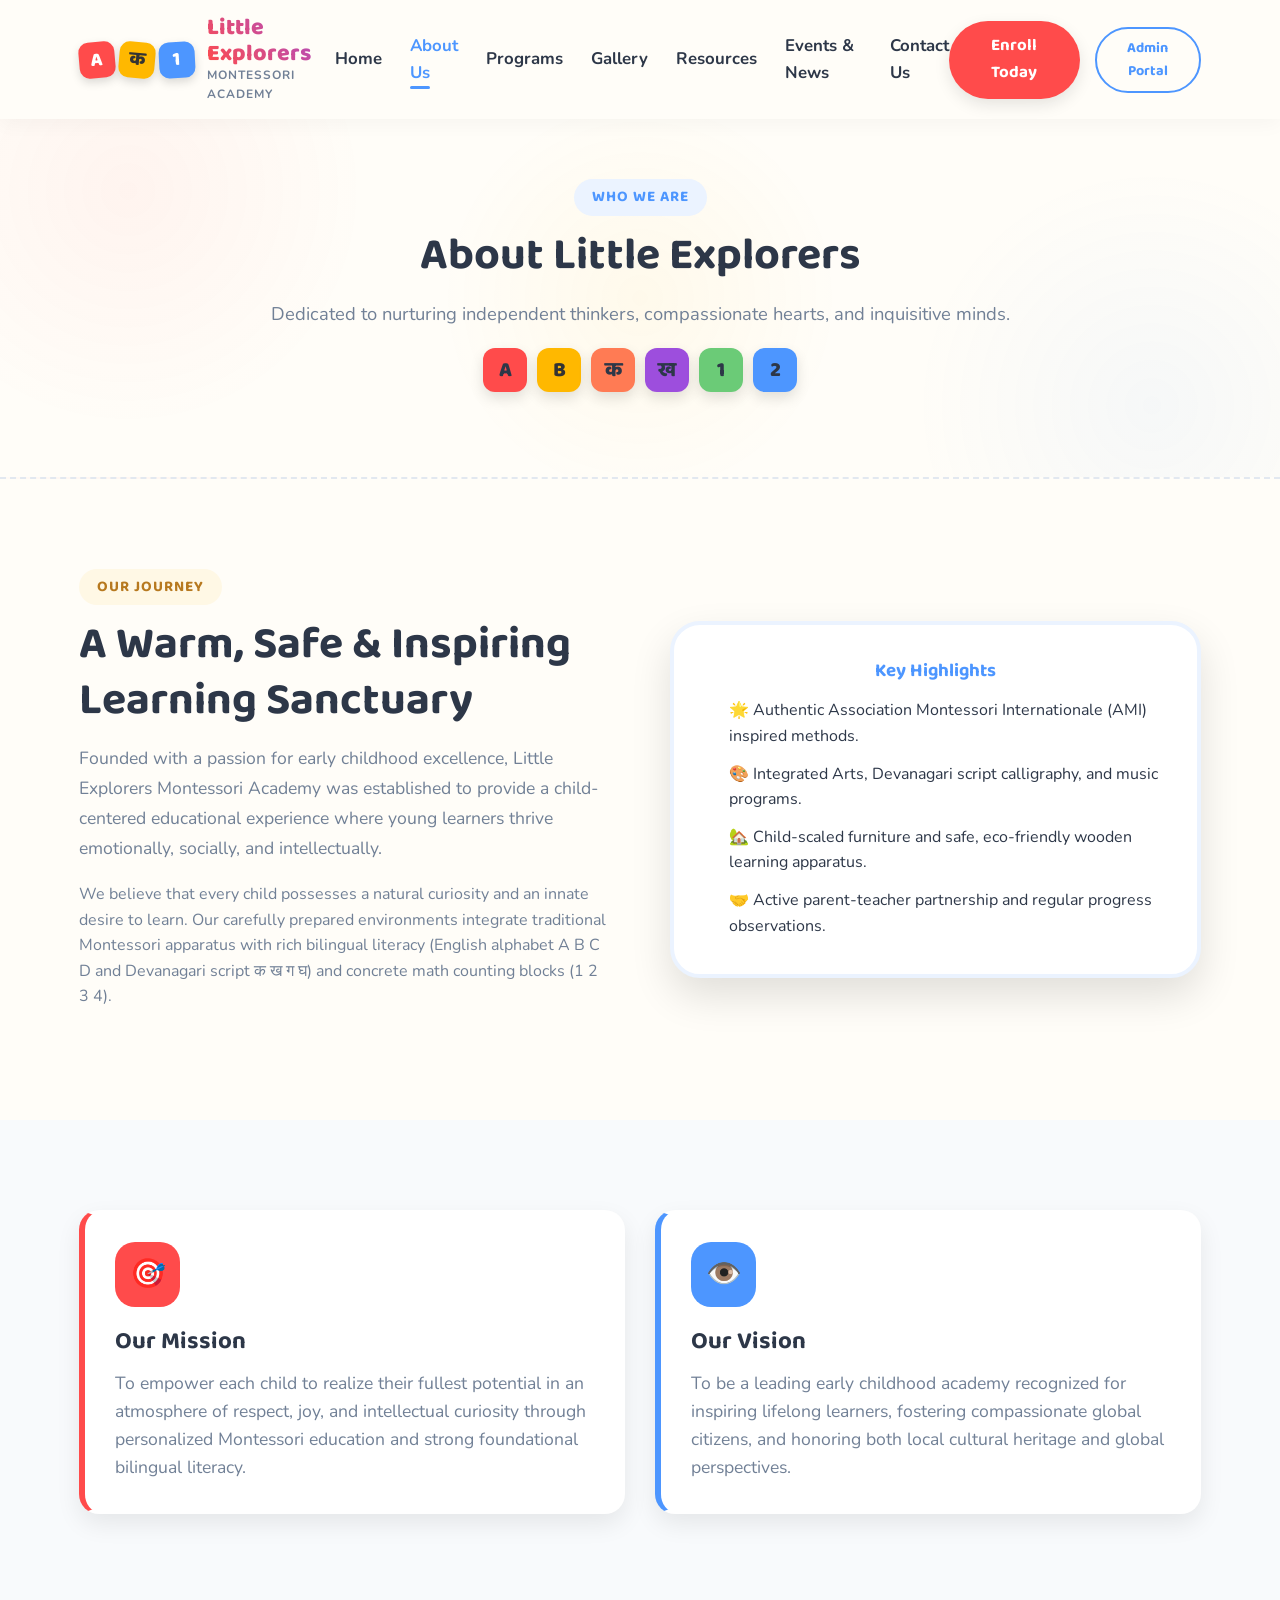
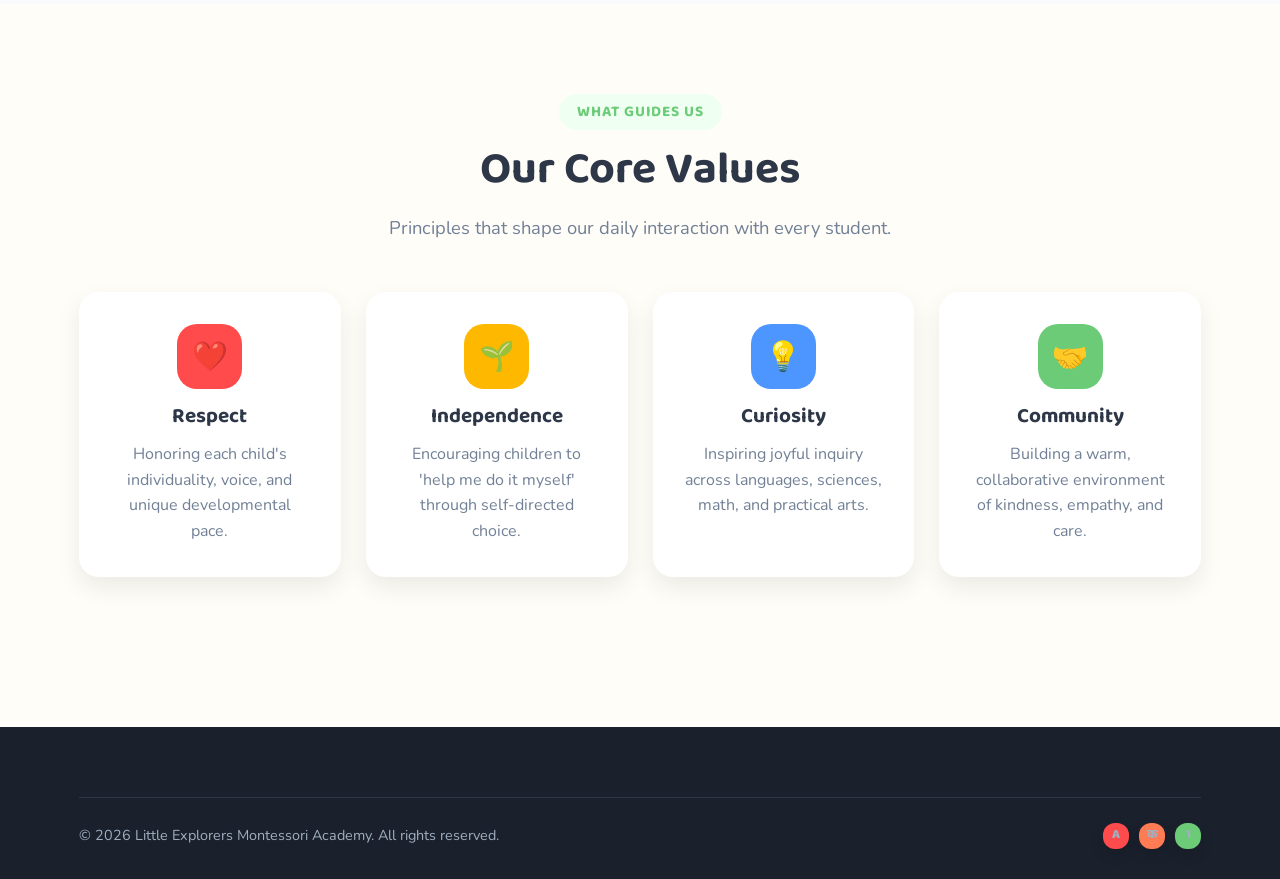
<file: client/about.html>
<!DOCTYPE html>
<html lang="en">
<head>
  <meta charset="UTF-8">
  <meta name="viewport" content="width=device-width, initial-scale=1.0">
  <title>About Us | Little Explorers Montessori Academy</title>
  <meta name="description" content="Learn about our mission, vision, Montessori teaching philosophy, and core values.">
  <link rel="stylesheet" href="css/style.css">
  <link rel="stylesheet" href="css/responsive.css">
</head>
<body>

  <!-- Navigation Bar -->
  <nav class="navbar">
    <div class="container">
      <a href="index.html" class="brand-logo">
        <div class="logo-badge">
          <div class="logo-block bg-red">A</div>
          <div class="logo-block bg-yellow">क</div>
          <div class="logo-block bg-blue">1</div>
        </div>
        <div class="brand-text">
          <span class="brand-name">Little Explorers</span>
          <span class="brand-sub">Montessori Academy</span>
        </div>
      </a>

      <ul class="nav-links" id="nav-links">
        <li><a href="index.html" class="nav-link">Home</a></li>
        <li><a href="about.html" class="nav-link active">About Us</a></li>
        <li><a href="programs.html" class="nav-link">Programs</a></li>
        <li><a href="gallery.html" class="nav-link">Gallery</a></li>
        <li><a href="resources.html" class="nav-link">Resources</a></li>
        <li><a href="events.html" class="nav-link">Events & News</a></li>
        <li><a href="contact.html" class="nav-link">Contact Us</a></li>
      </ul>

      <div class="nav-actions">
        <a href="contact.html" class="btn btn-primary">Enroll Today</a>
        <a href="admin.html" class="btn btn-outline" style="padding: 8px 18px; font-size: 0.9rem;">Admin Portal</a>
      </div>

      <button class="hamburger" id="hamburger-btn" aria-label="Toggle navigation">
        <span></span><span></span><span></span>
      </button>
    </div>
  </nav>

  <!-- Subpage Header -->
  <section class="bg-colorful-shapes" style="padding: 60px 0; border-bottom: 2px dashed #E2E8F0; text-align: center;">
    <div class="container">
      <span class="section-tag">Who We Are</span>
      <h1 class="section-title">About Little Explorers</h1>
      <p class="section-subtitle">Dedicated to nurturing independent thinkers, compassionate hearts, and inquisitive minds.</p>

      <div class="showcase-strip" style="justify-content: center; margin-top: 20px;">
        <div class="tile tile-md bg-red">A</div>
        <div class="tile tile-md bg-yellow">B</div>
        <div class="tile tile-md bg-orange">क</div>
        <div class="tile tile-md bg-purple">ख</div>
        <div class="tile tile-md bg-green">1</div>
        <div class="tile tile-md bg-blue">2</div>
      </div>
    </div>
  </section>

  <!-- School Introduction & Story -->
  <section class="section-padding">
    <div class="container">
      <div class="philosophy-grid">
        <div>
          <span class="section-tag" style="background: var(--color-yellow-light); color: #B7791F;">Our Journey</span>
          <h2 class="section-title">A Warm, Safe & Inspiring Learning Sanctuary</h2>
          <p style="color: var(--text-muted); margin-bottom: 18px; font-size: 1.1rem; line-height: 1.7;">
            Founded with a passion for early childhood excellence, Little Explorers Montessori Academy was established to provide a child-centered educational experience where young learners thrive emotionally, socially, and intellectually.
          </p>
          <p style="color: var(--text-muted); margin-bottom: 20px;">
            We believe that every child possesses a natural curiosity and an innate desire to learn. Our carefully prepared environments integrate traditional Montessori apparatus with rich bilingual literacy (English alphabet A B C D and Devanagari script क ख ग घ) and concrete math counting blocks (1 2 3 4).
          </p>
        </div>

        <div>
          <div class="hero-visual-card" style="border-color: var(--color-blue-light);">
            <h3 style="color: var(--color-blue); margin-bottom: 15px;">Key Highlights</h3>
            <ul style="text-align: left; padding-left: 20px; color: var(--text-dark); display: flex; flex-direction: column; gap: 12px;">
              <li>🌟 Authentic Association Montessori Internationale (AMI) inspired methods.</li>
              <li>🎨 Integrated Arts, Devanagari script calligraphy, and music programs.</li>
              <li>🏡 Child-scaled furniture and safe, eco-friendly wooden learning apparatus.</li>
              <li>🤝 Active parent-teacher partnership and regular progress observations.</li>
            </ul>
          </div>
        </div>
      </div>
    </div>
  </section>

  <!-- Mission & Vision Cards -->
  <section class="section-padding bg-light">
    <div class="container">
      <div class="grid-2">
        <div class="card" style="border-left: 6px solid var(--color-red);">
          <div class="card-icon-box bg-red" style="color: #FFF;">🎯</div>
          <h2 class="card-title">Our Mission</h2>
          <p class="card-text" style="font-size: 1.1rem;">
            To empower each child to realize their fullest potential in an atmosphere of respect, joy, and intellectual curiosity through personalized Montessori education and strong foundational bilingual literacy.
          </p>
        </div>

        <div class="card" style="border-left: 6px solid var(--color-blue);">
          <div class="card-icon-box bg-blue" style="color: #FFF;">👁️</div>
          <h2 class="card-title">Our Vision</h2>
          <p class="card-text" style="font-size: 1.1rem;">
            To be a leading early childhood academy recognized for inspiring lifelong learners, fostering compassionate global citizens, and honoring both local cultural heritage and global perspectives.
          </p>
        </div>
      </div>
    </div>
  </section>

  <!-- Core Values -->
  <section class="section-padding">
    <div class="container">
      <div class="section-title-wrapper">
        <span class="section-tag" style="background: var(--color-green-light); color: var(--color-green);">What Guides Us</span>
        <h2 class="section-title">Our Core Values</h2>
        <p class="section-subtitle">Principles that shape our daily interaction with every student.</p>
      </div>

      <div class="grid-4">
        <div class="card" style="text-align: center;">
          <div class="card-icon-box bg-red" style="margin: 0 auto 15px auto; color: #FFF;">❤️</div>
          <h3 class="card-title" style="font-size: 1.3rem;">Respect</h3>
          <p class="card-text">Honoring each child's individuality, voice, and unique developmental pace.</p>
        </div>

        <div class="card" style="text-align: center;">
          <div class="card-icon-box bg-yellow" style="margin: 0 auto 15px auto; color: #333;">🌱</div>
          <h3 class="card-title" style="font-size: 1.3rem;">Independence</h3>
          <p class="card-text">Encouraging children to 'help me do it myself' through self-directed choice.</p>
        </div>

        <div class="card" style="text-align: center;">
          <div class="card-icon-box bg-blue" style="margin: 0 auto 15px auto; color: #FFF;">💡</div>
          <h3 class="card-title" style="font-size: 1.3rem;">Curiosity</h3>
          <p class="card-text">Inspiring joyful inquiry across languages, sciences, math, and practical arts.</p>
        </div>

        <div class="card" style="text-align: center;">
          <div class="card-icon-box bg-green" style="margin: 0 auto 15px auto; color: #FFF;">🤝</div>
          <h3 class="card-title" style="font-size: 1.3rem;">Community</h3>
          <p class="card-text">Building a warm, collaborative environment of kindness, empathy, and care.</p>
        </div>
      </div>
    </div>
  </section>

  <!-- Footer -->
  <footer class="footer">
    <div class="container">
      <div class="footer-bottom">
        <div>&copy; 2026 Little Explorers Montessori Academy. All rights reserved.</div>
        <div class="showcase-strip" style="margin-bottom: 0;">
          <span class="tile bg-red" style="width:26px; height:26px; font-size:0.8rem;">A</span>
          <span class="tile bg-orange" style="width:26px; height:26px; font-size:0.8rem;">क</span>
          <span class="tile bg-green" style="width:26px; height:26px; font-size:0.8rem;">1</span>
        </div>
      </div>
    </div>
  </footer>

  <script src="js/api.js"></script>
  <script src="js/auth.js"></script>
  <script src="js/main.js"></script>
</body>
</html>
</file>
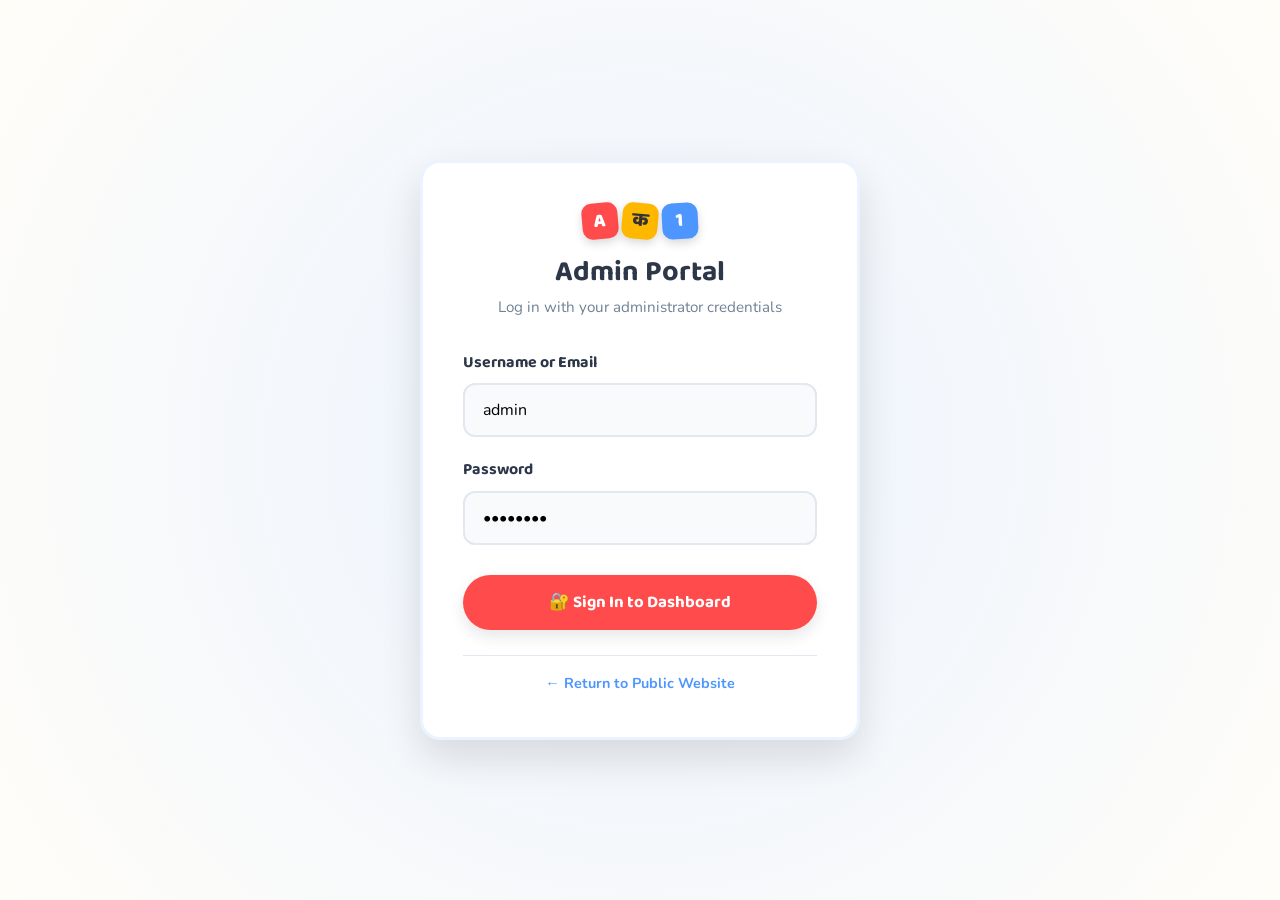
<file: client/admin.html>
<!DOCTYPE html>
<html lang="en">
<head>
  <meta charset="UTF-8">
  <meta name="viewport" content="width=device-width, initial-scale=1.0">
  <title>Admin Portal | Little Explorers Montessori Academy</title>
  <link rel="stylesheet" href="css/style.css">
  <link rel="stylesheet" href="css/responsive.css">
  <link rel="stylesheet" href="css/admin.css">
</head>
<body class="admin-body">

  <!-- ADMIN LOGIN VIEW -->
  <div id="admin-login-view" class="admin-login-wrapper">
    <div class="admin-login-card">
      <div class="admin-login-header">
        <div class="logo-badge">
          <div class="logo-block bg-red">A</div>
          <div class="logo-block bg-yellow">क</div>
          <div class="logo-block bg-blue">1</div>
        </div>
        <h1 class="admin-login-title">Admin Portal</h1>
        <p style="color: var(--text-muted); font-size: 0.95rem; margin-top: 5px;">
          Log in with your administrator credentials
        </p>
      </div>

      <form id="admin-login-form">
        <div class="form-group" style="text-align: left;">
          <label for="admin-email" class="form-label">Username or Email</label>
          <input type="text" id="admin-email" class="form-control" placeholder="admin@montessori.edu" value="admin" required>
        </div>

        <div class="form-group" style="text-align: left;">
          <label for="admin-password" class="form-label">Password</label>
          <input type="password" id="admin-password" class="form-control" placeholder="••••••••" value="admin123" required>
        </div>

        <button type="submit" class="btn btn-primary" style="width: 100%; padding: 14px; margin-top: 10px;">
          🔐 Sign In to Dashboard
        </button>

        <div id="login-error" style="display: none; color: var(--color-red); margin-top: 15px; font-weight: bold; background: #FFEAEB; padding: 10px; border-radius: 8px;"></div>
      </form>

      <div style="margin-top: 25px; padding-top: 15px; border-top: 1px solid #E2E8F0;">
        <a href="index.html" style="color: var(--color-blue); font-weight: 700; font-size: 0.9rem;">← Return to Public Website</a>
      </div>
    </div>
  </div>

  <!-- ADMIN DASHBOARD VIEW -->
  <div id="admin-dashboard-view" class="admin-container" style="display: none;">
    
    <!-- Sidebar Navigation -->
    <aside class="admin-sidebar">
      <div class="admin-sidebar-header">
        <div class="logo-badge">
          <div class="logo-block bg-red" style="width:28px; height:28px; font-size:0.9rem;">A</div>
          <div class="logo-block bg-yellow" style="width:28px; height:28px; font-size:0.9rem;">क</div>
        </div>
        <div style="font-family: var(--font-heading); font-weight: 800; font-size: 1.1rem; color: #FFF;">
          Montessori Admin
        </div>
      </div>

      <nav class="admin-nav">
        <div class="admin-nav-item active" data-tab="programs">
          <span class="nav-icon">🧩</span> Programs Management
        </div>
        <div class="admin-nav-item" data-tab="resources">
          <span class="nav-icon">📚</span> Resources Management
        </div>
        <div class="admin-nav-item" data-tab="gallery">
          <span class="nav-icon">🖼️</span> Gallery Management
        </div>
        <div class="admin-nav-item" data-tab="events">
          <span class="nav-icon">📅</span> Events & News
        </div>
        <div class="admin-nav-item" data-tab="submissions">
          <span class="nav-icon">📬</span> Contact Submissions
        </div>
      </nav>

      <div class="admin-sidebar-footer">
        <a href="index.html" target="_blank" style="color: #94A3B8; font-size: 0.9rem; display: flex; align-items: center; gap: 8px;">
          🌐 View Live Site
        </a>
      </div>
    </aside>

    <!-- Main Content Area -->
    <main class="admin-main">
      <header class="admin-header">
        <h2 class="admin-header-title">Dashboard Overview</h2>
        <div class="admin-user-profile">
          <div class="admin-avatar">A</div>
          <div>
            <div id="admin-username-display" style="font-weight: 700; font-size: 0.95rem;">Admin</div>
            <small style="color: var(--text-muted);">Administrator</small>
          </div>
          <button id="admin-logout-btn" class="btn btn-outline" style="padding: 6px 16px; font-size: 0.85rem; margin-left: 15px;">
            Logout
          </button>
        </div>
      </header>

      <div class="admin-content">
        
        <!-- Stats Row -->
        <div class="stats-grid">
          <div class="stat-card">
            <div class="stat-icon">🧩</div>
            <div>
              <div class="stat-value" id="stat-programs-count">0</div>
              <div class="stat-label">Programs</div>
            </div>
          </div>

          <div class="stat-card">
            <div class="stat-icon" style="background: var(--color-green-light); color: var(--color-green);">📚</div>
            <div>
              <div class="stat-value" id="stat-resources-count">0</div>
              <div class="stat-label">Resources</div>
            </div>
          </div>

          <div class="stat-card">
            <div class="stat-icon" style="background: var(--color-yellow-light); color: #B7791F;">🖼️</div>
            <div>
              <div class="stat-value" id="stat-gallery-count">0</div>
              <div class="stat-label">Gallery Items</div>
            </div>
          </div>

          <div class="stat-card">
            <div class="stat-icon" style="background: var(--color-purple-light); color: var(--color-purple);">📬</div>
            <div>
              <div class="stat-value" id="stat-submissions-count">0</div>
              <div class="stat-label">Inquiries</div>
            </div>
          </div>
        </div>

        <!-- PANEL 1: PROGRAMS -->
        <div id="panel-programs" class="admin-panel active">
          <div class="panel-header">
            <h3 class="panel-title">Programs Management</h3>
            <button class="btn btn-primary" onclick="openProgramModal()">+ Add New Program</button>
          </div>
          <div class="table-responsive">
            <table class="admin-table">
              <thead>
                <tr>
                  <th>Program Title</th>
                  <th>Age Group</th>
                  <th>Description</th>
                  <th>Actions</th>
                </tr>
              </thead>
              <tbody id="table-programs-body">
                <!-- Loaded via admin.js -->
              </tbody>
            </table>
          </div>
        </div>

        <!-- PANEL 2: RESOURCES -->
        <div id="panel-resources" class="admin-panel">
          <div class="panel-header">
            <h3 class="panel-title">Resources Management</h3>
            <button class="btn btn-green" onclick="openResourceModal()">+ Upload Resource</button>
          </div>
          <div class="table-responsive">
            <table class="admin-table">
              <thead>
                <tr>
                  <th>Title</th>
                  <th>Category</th>
                  <th>Type</th>
                  <th>Actions</th>
                </tr>
              </thead>
              <tbody id="table-resources-body">
                <!-- Loaded via admin.js -->
              </tbody>
            </table>
          </div>
        </div>

        <!-- PANEL 3: GALLERY -->
        <div id="panel-gallery" class="admin-panel">
          <div class="panel-header">
            <h3 class="panel-title">Gallery Management</h3>
            <button class="btn btn-yellow" onclick="openGalleryModal()">+ Add Photo / Video</button>
          </div>
          <div class="table-responsive">
            <table class="admin-table">
              <thead>
                <tr>
                  <th>Preview</th>
                  <th>Title</th>
                  <th>Category</th>
                  <th>Media Type</th>
                  <th>Actions</th>
                </tr>
              </thead>
              <tbody id="table-gallery-body">
                <!-- Loaded via admin.js -->
              </tbody>
            </table>
          </div>
        </div>

        <!-- PANEL 4: EVENTS -->
        <div id="panel-events" class="admin-panel">
          <div class="panel-header">
            <h3 class="panel-title">Events & News Management</h3>
            <button class="btn btn-secondary" onclick="openEventModal()">+ Create Event / Announcement</button>
          </div>
          <div class="table-responsive">
            <table class="admin-table">
              <thead>
                <tr>
                  <th>Title</th>
                  <th>Category</th>
                  <th>Event Date</th>
                  <th>Important</th>
                  <th>Actions</th>
                </tr>
              </thead>
              <tbody id="table-events-body">
                <!-- Loaded via admin.js -->
              </tbody>
            </table>
          </div>
        </div>

        <!-- PANEL 5: SUBMISSIONS -->
        <div id="panel-submissions" class="admin-panel">
          <div class="panel-header">
            <h3 class="panel-title">Contact Form Inquiries</h3>
          </div>
          <div class="table-responsive">
            <table class="admin-table">
              <thead>
                <tr>
                  <th>Sender</th>
                  <th>Contact Info</th>
                  <th>Message</th>
                  <th>Date</th>
                  <th>Actions</th>
                </tr>
              </thead>
              <tbody id="table-submissions-body">
                <!-- Loaded via admin.js -->
              </tbody>
            </table>
          </div>
        </div>

      </div>
    </main>
  </div>

  <!-- MODAL: ADD/EDIT PROGRAM -->
  <div id="modal-program" class="admin-modal">
    <div class="admin-modal-card">
      <div class="admin-modal-header">
        <h3 id="modal-program-title">Add / Edit Program</h3>
        <span class="admin-modal-close" onclick="closeProgramModal()">&times;</span>
      </div>
      <form id="form-program" onsubmit="saveProgram(event)">
        <input type="hidden" id="program-id">
        <div class="form-group">
          <label class="form-label">Program Title</label>
          <input type="text" id="prog-title" class="form-control" required placeholder="e.g. Primary Program">
        </div>
        <div class="form-group">
          <label class="form-label">Age Group</label>
          <input type="text" id="prog-age" class="form-control" required placeholder="e.g. 3 to 6 Years">
        </div>
        <div class="form-group">
          <label class="form-label">Description</label>
          <textarea id="prog-desc" class="form-control" required placeholder="Program description..."></textarea>
        </div>
        <div class="form-group">
          <label class="form-label">Learning Objectives</label>
          <textarea id="prog-objectives" class="form-control" placeholder="Objectives..."></textarea>
        </div>
        <div class="form-group">
          <label class="form-label">Activities</label>
          <textarea id="prog-activities" class="form-control" placeholder="Activities..."></textarea>
        </div>
        <div style="display: flex; justify-content: flex-end; gap: 10px; margin-top: 20px;">
          <button type="button" class="btn btn-outline" onclick="closeProgramModal()">Cancel</button>
          <button type="submit" class="btn btn-primary">Save Program</button>
        </div>
      </form>
    </div>
  </div>

  <!-- MODAL: ADD RESOURCE -->
  <div id="modal-resource" class="admin-modal">
    <div class="admin-modal-card">
      <div class="admin-modal-header">
        <h3>Upload New Resource</h3>
        <span class="admin-modal-close" onclick="closeResourceModal()">&times;</span>
      </div>
      <form id="form-resource" onsubmit="saveResource(event)">
        <div class="form-group">
          <label class="form-label">Resource Title</label>
          <input type="text" id="res-title" class="form-control" required placeholder="e.g. Devanagari Varnamala Tracing Sheet">
        </div>
        <div class="grid-2">
          <div class="form-group">
            <label class="form-label">Category</label>
            <select id="res-category" class="form-control">
              <option value="Devanagari Script">Devanagari Script (क ख ग घ)</option>
              <option value="English Alphabet">English Alphabet (A B C D)</option>
              <option value="Mathematics">Mathematics (1 2 3 4)</option>
              <option value="Guides & Handbooks">Guides & Handbooks</option>
            </select>
          </div>
          <div class="form-group">
            <label class="form-label">File Type</label>
            <input type="text" id="res-type" class="form-control" value="PDF">
          </div>
        </div>
        <div class="form-group">
          <label class="form-label">Description</label>
          <textarea id="res-desc" class="form-control" placeholder="Brief description..."></textarea>
        </div>
        <div class="form-group">
          <label class="form-label">Upload File (PDF/Doc/Image)</label>
          <input type="file" id="res-file" class="form-control">
        </div>
        <div class="form-group">
          <label class="form-label">OR External URL / File Path</label>
          <input type="text" id="res-url" class="form-control" placeholder="https://example.com/file.pdf">
        </div>
        <div style="display: flex; justify-content: flex-end; gap: 10px; margin-top: 20px;">
          <button type="button" class="btn btn-outline" onclick="closeResourceModal()">Cancel</button>
          <button type="submit" class="btn btn-green">Upload & Save</button>
        </div>
      </form>
    </div>
  </div>

  <!-- MODAL: ADD GALLERY -->
  <div id="modal-gallery" class="admin-modal">
    <div class="admin-modal-card">
      <div class="admin-modal-header">
        <h3>Add Gallery Item</h3>
        <span class="admin-modal-close" onclick="closeGalleryModal()">&times;</span>
      </div>
      <form id="form-gallery" onsubmit="saveGalleryItem(event)">
        <div class="form-group">
          <label class="form-label">Item Caption / Title</label>
          <input type="text" id="gal-title" class="form-control" required placeholder="e.g. Children Exploring Cylinder Blocks">
        </div>
        <div class="grid-2">
          <div class="form-group">
            <label class="form-label">Category</label>
            <select id="gal-category" class="form-control">
              <option value="Learning">Learning</option>
              <option value="Activities">Activities</option>
              <option value="Events">Events</option>
              <option value="Art">Art & Crafts</option>
            </select>
          </div>
          <div class="form-group">
            <label class="form-label">Media Type</label>
            <select id="gal-type" class="form-control">
              <option value="image">Photo / Image</option>
              <option value="video">Video</option>
            </select>
          </div>
        </div>
        <div class="form-group">
          <label class="form-label">Description</label>
          <textarea id="gal-desc" class="form-control" placeholder="Caption details..."></textarea>
        </div>
        <div class="form-group">
          <label class="form-label">Upload Image File</label>
          <input type="file" id="gal-file" class="form-control" accept="image/*,video/*">
        </div>
        <div class="form-group">
          <label class="form-label">OR Image / Video URL</label>
          <input type="text" id="gal-url" class="form-control" placeholder="https://images.unsplash.com/...">
        </div>
        <div style="display: flex; justify-content: flex-end; gap: 10px; margin-top: 20px;">
          <button type="button" class="btn btn-outline" onclick="closeGalleryModal()">Cancel</button>
          <button type="submit" class="btn btn-yellow">Add to Gallery</button>
        </div>
      </form>
    </div>
  </div>

  <!-- MODAL: ADD/EDIT EVENT (with Rich Text Editor) -->
  <div id="modal-event" class="admin-modal">
    <div class="admin-modal-card">
      <div class="admin-modal-header">
        <h3>Create / Edit Event</h3>
        <span class="admin-modal-close" onclick="closeEventModal()">&times;</span>
      </div>
      <form id="form-event" onsubmit="saveEvent(event)">
        <input type="hidden" id="event-id">
        <div class="form-group">
          <label class="form-label">Event / News Title</label>
          <input type="text" id="evt-title" class="form-control" required placeholder="e.g. Annual Montessori Open House 2026">
        </div>
        <div class="grid-2">
          <div class="form-group">
            <label class="form-label">Category</label>
            <select id="evt-category" class="form-control">
              <option value="Event">Event</option>
              <option value="Announcement">Announcement</option>
              <option value="News">News</option>
            </select>
          </div>
          <div class="form-group">
            <label class="form-label">Event Date</label>
            <input type="text" id="evt-date" class="form-control" placeholder="e.g. October 25, 2026">
          </div>
        </div>

        <div class="form-group">
          <label style="display: flex; align-items: center; gap: 8px; font-weight: bold; cursor: pointer;">
            <input type="checkbox" id="evt-important"> Mark as Important Announcement ⭐
          </label>
        </div>

        <div class="form-group">
          <label class="form-label">Featured Image File</label>
          <input type="file" id="evt-img-file" class="form-control" accept="image/*">
        </div>
        <div class="form-group">
          <label class="form-label">OR Image URL</label>
          <input type="text" id="evt-img-url" class="form-control" placeholder="https://images.unsplash.com/...">
        </div>

        <!-- Rich Text Editor Bar -->
        <div class="form-group">
          <label class="form-label">Content (Rich Text)</label>
          <div class="editor-toolbar" data-target="editor-event-content">
            <button class="toolbar-btn" data-cmd="bold">B</button>
            <button class="toolbar-btn" data-cmd="italic"><i>I</i></button>
            <button class="toolbar-btn" data-cmd="formatBlock" data-value="h3">H3</button>
            <button class="toolbar-btn" data-cmd="formatBlock" data-value="p">P</button>
            <button class="toolbar-btn" data-cmd="insertUnorderedList">• List</button>
            <button class="toolbar-btn" data-cmd="createLink">🔗 Link</button>
          </div>
          <div id="editor-event-content" class="editor-content" contenteditable="true" placeholder="Write event details..."></div>
        </div>

        <div style="display: flex; justify-content: flex-end; gap: 10px; margin-top: 20px;">
          <button type="button" class="btn btn-outline" onclick="closeEventModal()">Cancel</button>
          <button type="submit" class="btn btn-secondary">Publish Event</button>
        </div>
      </form>
    </div>
  </div>

  <script src="js/api.js"></script>
  <script src="js/auth.js"></script>
  <script src="js/admin.js"></script>
</body>
</html>
</file>
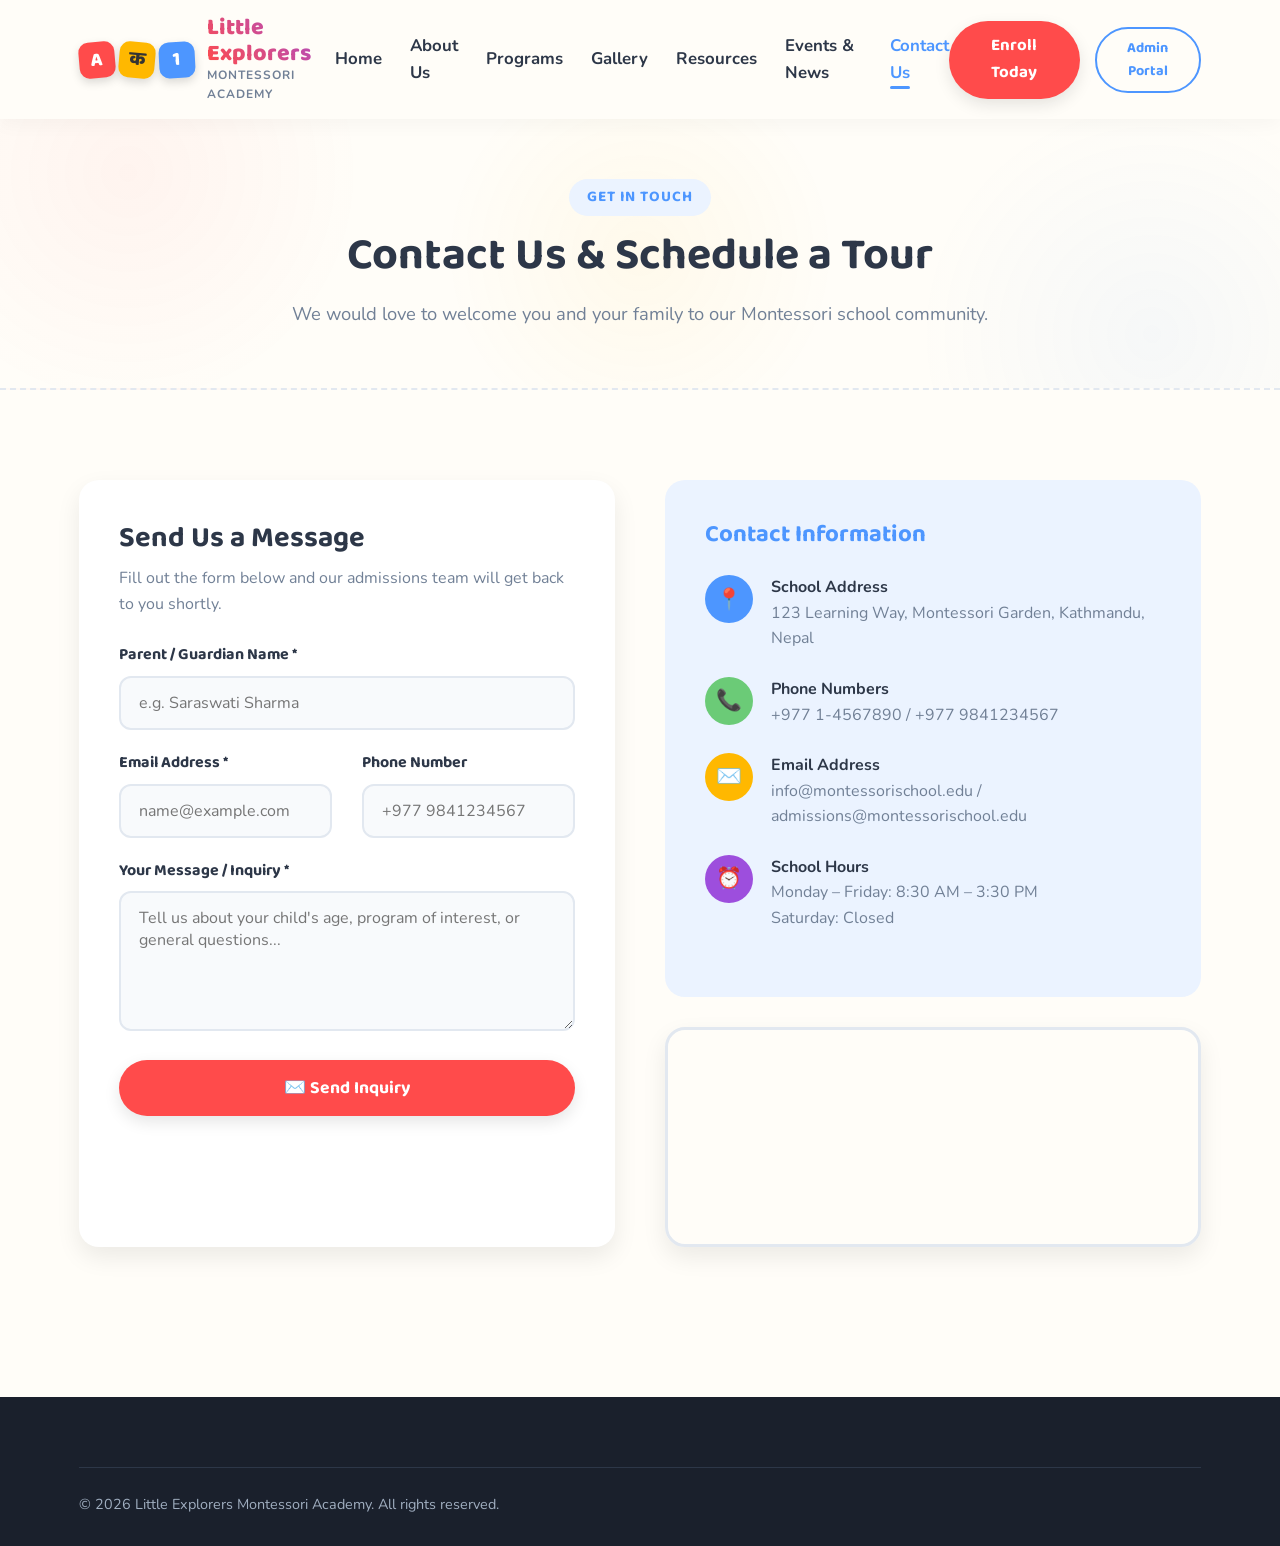
<file: client/contact.html>
<!DOCTYPE html>
<html lang="en">
<head>
  <meta charset="UTF-8">
  <meta name="viewport" content="width=device-width, initial-scale=1.0">
  <title>Contact Us | Little Explorers Montessori Academy</title>
  <meta name="description" content="Get in touch with Little Explorers Montessori Academy. Send us a message or schedule a classroom tour.">
  <link rel="stylesheet" href="css/style.css">
  <link rel="stylesheet" href="css/responsive.css">
</head>
<body>

  <!-- Navigation Bar -->
  <nav class="navbar">
    <div class="container">
      <a href="index.html" class="brand-logo">
        <div class="logo-badge">
          <div class="logo-block bg-red">A</div>
          <div class="logo-block bg-yellow">क</div>
          <div class="logo-block bg-blue">1</div>
        </div>
        <div class="brand-text">
          <span class="brand-name">Little Explorers</span>
          <span class="brand-sub">Montessori Academy</span>
        </div>
      </a>

      <ul class="nav-links" id="nav-links">
        <li><a href="index.html" class="nav-link">Home</a></li>
        <li><a href="about.html" class="nav-link">About Us</a></li>
        <li><a href="programs.html" class="nav-link">Programs</a></li>
        <li><a href="gallery.html" class="nav-link">Gallery</a></li>
        <li><a href="resources.html" class="nav-link">Resources</a></li>
        <li><a href="events.html" class="nav-link">Events & News</a></li>
        <li><a href="contact.html" class="nav-link active">Contact Us</a></li>
      </ul>

      <div class="nav-actions">
        <a href="contact.html" class="btn btn-primary">Enroll Today</a>
        <a href="admin.html" class="btn btn-outline" style="padding: 8px 18px; font-size: 0.9rem;">Admin Portal</a>
      </div>

      <button class="hamburger" id="hamburger-btn" aria-label="Toggle navigation">
        <span></span><span></span><span></span>
      </button>
    </div>
  </nav>

  <!-- Subpage Header -->
  <section class="bg-colorful-shapes" style="padding: 60px 0; border-bottom: 2px dashed #E2E8F0; text-align: center;">
    <div class="container">
      <span class="section-tag">Get In Touch</span>
      <h1 class="section-title">Contact Us & Schedule a Tour</h1>
      <p class="section-subtitle">We would love to welcome you and your family to our Montessori school community.</p>
    </div>
  </section>

  <!-- Contact Form & Info Grid -->
  <section class="section-padding">
    <div class="container">
      <div class="contact-grid">
        
        <!-- Contact Form -->
        <div style="background: #FFFFFF; padding: 40px; border-radius: var(--radius-md); box-shadow: var(--shadow-md);">
          <h2 style="font-size: 1.8rem; margin-bottom: 10px; color: var(--text-dark);">Send Us a Message</h2>
          <p style="color: var(--text-muted); margin-bottom: 25px;">Fill out the form below and our admissions team will get back to you shortly.</p>

          <form id="contact-form">
            <div class="form-group">
              <label for="contact-name" class="form-label">Parent / Guardian Name *</label>
              <input type="text" id="contact-name" class="form-control" placeholder="e.g. Saraswati Sharma" required>
            </div>

            <div class="grid-2">
              <div class="form-group">
                <label for="contact-email" class="form-label">Email Address *</label>
                <input type="email" id="contact-email" class="form-control" placeholder="name@example.com" required>
              </div>

              <div class="form-group">
                <label for="contact-phone" class="form-label">Phone Number</label>
                <input type="tel" id="contact-phone" class="form-control" placeholder="+977 9841234567">
              </div>
            </div>

            <div class="form-group">
              <label for="contact-message" class="form-label">Your Message / Inquiry *</label>
              <textarea id="contact-message" class="form-control" placeholder="Tell us about your child's age, program of interest, or general questions..." required></textarea>
            </div>

            <button type="submit" class="btn btn-primary" style="width: 100%; padding: 14px; font-size: 1.1rem;">
              ✉️ Send Inquiry
            </button>

            <div id="contact-feedback" style="display: none;"></div>
          </form>
        </div>

        <!-- Contact Information & Map -->
        <div>
          <div class="contact-info-box" style="margin-bottom: 30px;">
            <h3 style="font-size: 1.5rem; margin-bottom: 25px; color: var(--color-blue);">Contact Information</h3>
            
            <div class="info-item">
              <div class="info-icon">📍</div>
              <div>
                <strong>School Address</strong>
                <p style="color: var(--text-muted);">123 Learning Way, Montessori Garden, Kathmandu, Nepal</p>
              </div>
            </div>

            <div class="info-item">
              <div class="info-icon" style="background: var(--color-green);">📞</div>
              <div>
                <strong>Phone Numbers</strong>
                <p style="color: var(--text-muted);">+977 1-4567890 / +977 9841234567</p>
              </div>
            </div>

            <div class="info-item">
              <div class="info-icon" style="background: var(--color-yellow); color: #333;">✉️</div>
              <div>
                <strong>Email Address</strong>
                <p style="color: var(--text-muted);">info@montessorischool.edu / admissions@montessorischool.edu</p>
              </div>
            </div>

            <div class="info-item">
              <div class="info-icon" style="background: var(--color-purple);">⏰</div>
              <div>
                <strong>School Hours</strong>
                <p style="color: var(--text-muted);">Monday – Friday: 8:30 AM – 3:30 PM<br>Saturday: Closed</p>
              </div>
            </div>
          </div>

          <!-- Interactive Google Maps Frame / Mock -->
          <div style="border-radius: var(--radius-md); overflow: hidden; box-shadow: var(--shadow-md); height: 220px; border: 3px solid #E2E8F0;">
            <iframe 
              src="https://www.google.com/maps/embed?pb=!1m18!1m12!1m3!1d14130.857353982855!2d85.3123292!3d27.7089603!2m3!1f0F0!3f0!3m2!1i1024!2i768!4f13.1!3m3!1m2!1s0x39eb198a307baabf%3A0xb5137c156554244d!2sKathmandu%2C%20Nepal!5e0!3m2!1sen!2s!4v1680000000000!5m2!1sen!2s" 
              width="100%" 
              height="100%" 
              style="border:0;" 
              allowfullscreen="" 
              loading="lazy" 
              referrerpolicy="no-referrer-when-downgrade">
            </iframe>
          </div>

        </div>

      </div>
    </div>
  </section>

  <!-- Footer -->
  <footer class="footer">
    <div class="container">
      <div class="footer-bottom">
        <div>&copy; 2026 Little Explorers Montessori Academy. All rights reserved.</div>
      </div>
    </div>
  </footer>

  <script src="js/api.js"></script>
  <script src="js/auth.js"></script>
  <script src="js/main.js"></script>
</body>
</html>
</file>
<file: client/css/style.css>
/* ==========================================================================
   MONTESSORI SCHOOL - CORE DESIGN SYSTEM & STYLES
   Theme: Playful, Child-Friendly, Vibrant Educational Montessori Palette
   ========================================================================== */

@import url('https://fonts.googleapis.com/css2?family=Baloo+2:wght@500;600;700;800&family=Nunito:wght@400;600;700;800&family=Poppins:wght@400;500;600;700&display=swap');

:root {
  /* Vibrant Montessori Color Palette */
  --color-red: #FF4B4B;
  --color-red-light: #FFEAEB;
  --color-yellow: #FFB800;
  --color-yellow-light: #FFF8E5;
  --color-blue: #4D96FF;
  --color-blue-light: #EBF3FF;
  --color-green: #6BCB77;
  --color-green-light: #EFFFF1;
  --color-orange: #FF7B54;
  --color-orange-light: #FFF0EB;
  --color-purple: #9D4EDD;
  --color-purple-light: #F7EDFF;

  /* Neutrals & Backgrounds */
  --bg-cream: #FFFDF8;
  --bg-card: #FFFFFF;
  --text-dark: #2D3748;
  --text-muted: #718096;
  --border-color: #E2E8F0;

  /* Design Tokens */
  --font-heading: 'Baloo 2', cursive, sans-serif;
  --font-body: 'Nunito', sans-serif;
  --radius-sm: 12px;
  --radius-md: 20px;
  --radius-lg: 30px;
  --radius-full: 9999px;
  
  --shadow-sm: 0 4px 12px rgba(0, 0, 0, 0.05);
  --shadow-md: 0 10px 25px rgba(0, 0, 0, 0.08);
  --shadow-lg: 0 18px 40px rgba(0, 0, 0, 0.12);
  --shadow-color: 0 10px 25px rgba(77, 150, 255, 0.2);

  --transition-fast: all 0.2s cubic-bezier(0.4, 0, 0.2, 1);
  --transition-bounce: all 0.4s cubic-bezier(0.175, 0.885, 0.32, 1.275);
}

/* Reset & Base Styles */
*, *::before, *::after {
  box-sizing: border-box;
  margin: 0;
  padding: 0;
}

html {
  scroll-behavior: smooth;
  font-size: 16px;
}

body {
  font-family: var(--font-body);
  background-color: var(--bg-cream);
  color: var(--text-dark);
  line-height: 1.6;
  overflow-x: hidden;
  position: relative;
}

h1, h2, h3, h4, h5, h6 {
  font-family: var(--font-heading);
  font-weight: 700;
  line-height: 1.25;
  color: var(--text-dark);
}

a {
  text-decoration: none;
  color: inherit;
  transition: var(--transition-fast);
}

ul {
  list-style: none;
}

img {
  max-width: 100%;
  height: auto;
  display: block;
}

/* Containers */
.container {
  width: 90%;
  max-width: 1200px;
  margin: 0 auto;
  padding: 0 15px;
}

.section-padding {
  padding: 90px 0;
}

.bg-light {
  background-color: #F8FAFC;
}

.bg-colorful-shapes {
  position: relative;
  background-image: 
    radial-gradient(circle at 10% 20%, rgba(255, 75, 75, 0.05) 0%, transparent 20%),
    radial-gradient(circle at 90% 80%, rgba(77, 150, 255, 0.05) 0%, transparent 20%),
    radial-gradient(circle at 50% 50%, rgba(255, 184, 0, 0.05) 0%, transparent 30%);
}

/* Section Header */
.section-title-wrapper {
  text-align: center;
  max-width: 700px;
  margin: 0 auto 50px auto;
}

.section-tag {
  display: inline-block;
  padding: 6px 18px;
  border-radius: var(--radius-full);
  font-family: var(--font-heading);
  font-weight: 700;
  font-size: 0.95rem;
  text-transform: uppercase;
  letter-spacing: 1px;
  margin-bottom: 12px;
  background: var(--color-blue-light);
  color: var(--color-blue);
}

.section-title {
  font-size: 2.8rem;
  color: var(--text-dark);
  margin-bottom: 15px;
  position: relative;
}

.section-subtitle {
  font-size: 1.15rem;
  color: var(--text-muted);
}

/* Header & Navigation */
.navbar {
  position: sticky;
  top: 0;
  left: 0;
  width: 100%;
  z-index: 1000;
  background: rgba(255, 253, 248, 0.92);
  backdrop-filter: blur(12px);
  box-shadow: 0 4px 20px rgba(0, 0, 0, 0.04);
  padding: 15px 0;
  transition: var(--transition-fast);
}

.navbar .container {
  display: flex;
  align-items: center;
  justify-content: space-between;
}

.brand-logo {
  display: flex;
  align-items: center;
  gap: 12px;
}

.logo-badge {
  display: flex;
  align-items: center;
  gap: 4px;
}

.logo-block {
  width: 36px;
  height: 36px;
  border-radius: 10px;
  display: flex;
  align-items: center;
  justify-content: center;
  font-family: var(--font-heading);
  font-weight: 800;
  font-size: 1.2rem;
  color: #FFF;
  box-shadow: 0 4px 10px rgba(0,0,0,0.15);
  transform: rotate(-5deg);
}

.logo-block:nth-child(2) { transform: rotate(5deg); }
.logo-block:nth-child(3) { transform: rotate(-3deg); }

.bg-red { background-color: var(--color-red); }
.bg-yellow { background-color: var(--color-yellow); color: #333; }
.bg-blue { background-color: var(--color-blue); }
.bg-green { background-color: var(--color-green); }
.bg-orange { background-color: var(--color-orange); }
.bg-purple { background-color: var(--color-purple); }

.brand-text {
  display: flex;
  flex-direction: column;
}

.brand-name {
  font-family: var(--font-heading);
  font-weight: 800;
  font-size: 1.45rem;
  line-height: 1.1;
  background: linear-gradient(45deg, var(--color-red), var(--color-purple));
  -webkit-background-clip: text;
  -webkit-text-fill-color: transparent;
}

.brand-sub {
  font-size: 0.75rem;
  font-weight: 700;
  letter-spacing: 1px;
  color: var(--text-muted);
  text-transform: uppercase;
}

.nav-links {
  display: flex;
  align-items: center;
  gap: 28px;
}

.nav-link {
  font-weight: 700;
  font-size: 1.05rem;
  color: var(--text-dark);
  position: relative;
  padding: 5px 0;
}

.nav-link:hover, .nav-link.active {
  color: var(--color-blue);
}

.nav-link::after {
  content: '';
  position: absolute;
  bottom: 0;
  left: 0;
  width: 0;
  height: 3px;
  background: var(--color-blue);
  border-radius: 3px;
  transition: var(--transition-fast);
}

.nav-link:hover::after, .nav-link.active::after {
  width: 100%;
}

.nav-actions {
  display: flex;
  align-items: center;
  gap: 15px;
}

/* Playful Buttons */
.btn {
  display: inline-flex;
  align-items: center;
  justify-content: center;
  gap: 8px;
  padding: 12px 28px;
  border-radius: var(--radius-full);
  font-family: var(--font-heading);
  font-weight: 700;
  font-size: 1.05rem;
  cursor: pointer;
  border: none;
  outline: none;
  transition: var(--transition-bounce);
  box-shadow: 0 6px 16px rgba(0,0,0,0.1);
  text-align: center;
}

.btn:hover {
  transform: translateY(-3px) scale(1.02);
  box-shadow: 0 10px 22px rgba(0,0,0,0.15);
}

.btn:active {
  transform: translateY(1px);
}

.btn-primary {
  background: var(--color-red);
  color: #FFFFFF;
}

.btn-secondary {
  background: var(--color-blue);
  color: #FFFFFF;
}

.btn-yellow {
  background: var(--color-yellow);
  color: #2D3748;
}

.btn-green {
  background: var(--color-green);
  color: #FFFFFF;
}

.btn-outline {
  background: transparent;
  border: 2px solid var(--color-blue);
  color: var(--color-blue);
  box-shadow: none;
}

.btn-outline:hover {
  background: var(--color-blue);
  color: #FFFFFF;
}

.hamburger {
  display: none;
  flex-direction: column;
  gap: 5px;
  cursor: pointer;
  background: none;
  border: none;
  padding: 5px;
}

.hamburger span {
  width: 28px;
  height: 3px;
  background-color: var(--text-dark);
  border-radius: 3px;
  transition: var(--transition-fast);
}

/* HERO SECTION - Featuring ABCD, क ख ग घ, 1 2 3 4 */
.hero {
  position: relative;
  padding: 80px 0 100px 0;
  overflow: hidden;
  background: radial-gradient(circle at 80% 20%, #FFF3E0 0%, #FFFDF8 60%);
}

.hero-grid {
  display: grid;
  grid-template-columns: 1fr 1fr;
  gap: 50px;
  align-items: center;
}

.hero-badge-wrap {
  display: flex;
  align-items: center;
  gap: 12px;
  margin-bottom: 20px;
}

/* Playful Typography Tiles Showcase */
.showcase-strip {
  display: flex;
  align-items: center;
  gap: 10px;
  margin-bottom: 25px;
  flex-wrap: wrap;
}

.tile {
  display: inline-flex;
  align-items: center;
  justify-content: center;
  font-family: var(--font-heading);
  font-weight: 800;
  border-radius: var(--radius-sm);
  box-shadow: 0 6px 14px rgba(0, 0, 0, 0.12);
  transition: var(--transition-bounce);
  user-select: none;
}

.tile:hover {
  transform: translateY(-5px) rotate(4deg) scale(1.1);
}

.tile-lg {
  width: 52px;
  height: 52px;
  font-size: 1.6rem;
}

.tile-md {
  width: 44px;
  height: 44px;
  font-size: 1.3rem;
}

.hero-title {
  font-size: 3.4rem;
  line-height: 1.15;
  color: var(--text-dark);
  margin-bottom: 20px;
}

.hero-title span.highlight {
  color: var(--color-red);
  position: relative;
}

.hero-subtitle {
  font-size: 1.25rem;
  color: var(--text-muted);
  margin-bottom: 35px;
  max-width: 540px;
}

.hero-ctas {
  display: flex;
  align-items: center;
  gap: 18px;
  flex-wrap: wrap;
}

/* Floating Interactive Visual Box in Hero */
.hero-visual-card {
  position: relative;
  background: #FFFFFF;
  border-radius: var(--radius-lg);
  padding: 35px;
  box-shadow: var(--shadow-lg);
  border: 4px solid #FFF8E5;
  text-align: center;
}

.hero-visual-badge-grid {
  display: flex;
  flex-direction: column;
  gap: 25px;
}

.block-row {
  display: flex;
  align-items: center;
  justify-content: center;
  gap: 15px;
}

.block-row-title {
  font-family: var(--font-heading);
  font-size: 0.95rem;
  color: var(--text-muted);
  text-transform: uppercase;
  letter-spacing: 1px;
  margin-bottom: 8px;
}

.alphabet-blocks .tile,
.devanagari-blocks .tile,
.number-blocks .tile {
  color: #FFFFFF;
}

.devanagari-blocks .tile {
  font-size: 1.7rem;
  border-radius: 16px;
}

.number-blocks .tile {
  border-radius: 50%;
}

/* Floating Animations */
.floating-element {
  position: absolute;
  pointer-events: none;
  animation: floatAnim 6s ease-in-out infinite alternate;
}

.cloud-1 { top: 10%; right: 5%; width: 90px; opacity: 0.6; }
.star-1 { top: 75%; left: 3%; width: 45px; animation-delay: 1s; }
.balloon-1 { top: 15%; left: 5%; width: 60px; animation-delay: 2s; }

@keyframes floatAnim {
  0% { transform: translateY(0px) rotate(0deg); }
  100% { transform: translateY(-18px) rotate(6deg); }
}

/* FEATURE CARDS & CAROUSELS */
.grid-3 {
  display: grid;
  grid-template-columns: repeat(3, 1fr);
  gap: 30px;
}

.grid-2 {
  display: grid;
  grid-template-columns: repeat(2, 1fr);
  gap: 30px;
}

.grid-4 {
  display: grid;
  grid-template-columns: repeat(4, 1fr);
  gap: 25px;
}

.card {
  background: var(--bg-card);
  border-radius: var(--radius-md);
  padding: 30px;
  box-shadow: var(--shadow-md);
  transition: var(--transition-bounce);
  border: 2px solid transparent;
  position: relative;
  overflow: hidden;
}

.card:hover {
  transform: translateY(-8px);
  box-shadow: var(--shadow-lg);
  border-color: rgba(77, 150, 255, 0.3);
}

.card-icon-box {
  width: 65px;
  height: 65px;
  border-radius: 20px;
  display: flex;
  align-items: center;
  justify-content: center;
  font-size: 1.8rem;
  margin-bottom: 20px;
}

.card-title {
  font-size: 1.5rem;
  margin-bottom: 12px;
}

.card-text {
  color: var(--text-muted);
  font-size: 1rem;
  line-height: 1.6;
}

/* MONTESSORI PHILOSOPHY SECTION */
.philosophy-grid {
  display: grid;
  grid-template-columns: 1fr 1fr;
  gap: 60px;
  align-items: center;
}

.pill-list {
  display: flex;
  flex-direction: column;
  gap: 16px;
  margin-top: 25px;
}

.pill-item {
  display: flex;
  align-items: flex-start;
  gap: 15px;
  background: #FFFFFF;
  padding: 16px 22px;
  border-radius: var(--radius-sm);
  box-shadow: var(--shadow-sm);
  border-left: 5px solid var(--color-blue);
}

.pill-icon {
  width: 32px;
  height: 32px;
  border-radius: 50%;
  background: var(--color-blue-light);
  color: var(--color-blue);
  display: flex;
  align-items: center;
  justify-content: center;
  font-weight: bold;
  flex-shrink: 0;
}

/* PROGRAM CARDS */
.program-card {
  background: #FFFFFF;
  border-radius: var(--radius-md);
  padding: 35px 30px;
  box-shadow: var(--shadow-md);
  position: relative;
  display: flex;
  flex-direction: column;
  border-top: 6px solid var(--color-red);
  transition: var(--transition-bounce);
}

.program-card:nth-child(2) { border-top-color: var(--color-yellow); }
.program-card:nth-child(3) { border-top-color: var(--color-green); }

.program-age {
  display: inline-block;
  align-self: flex-start;
  padding: 4px 14px;
  border-radius: var(--radius-full);
  font-weight: 700;
  font-size: 0.88rem;
  margin-bottom: 15px;
  background: #FFF0EB;
  color: var(--color-orange);
}

.program-list {
  margin: 18px 0;
  padding-left: 20px;
  color: var(--text-muted);
}

.program-list li {
  margin-bottom: 8px;
  list-style-type: disc;
}

/* GALLERY & LIGHTBOX */
.gallery-filter {
  display: flex;
  justify-content: center;
  gap: 12px;
  margin-bottom: 40px;
  flex-wrap: wrap;
}

.filter-btn {
  padding: 10px 24px;
  border-radius: var(--radius-full);
  border: none;
  background: #EDF2F7;
  color: var(--text-dark);
  font-family: var(--font-heading);
  font-weight: 700;
  font-size: 1rem;
  cursor: pointer;
  transition: var(--transition-fast);
}

.filter-btn:hover, .filter-btn.active {
  background: var(--color-blue);
  color: #FFFFFF;
}

.gallery-grid {
  display: grid;
  grid-template-columns: repeat(auto-fill, minmax(280px, 1fr));
  gap: 25px;
}

.gallery-item {
  position: relative;
  border-radius: var(--radius-md);
  overflow: hidden;
  box-shadow: var(--shadow-md);
  cursor: pointer;
  aspect-ratio: 4/3;
  background: #E2E8F0;
}

.gallery-item img {
  width: 100%;
  height: 100%;
  object-fit: cover;
  transition: transform 0.5s ease;
}

.gallery-item:hover img {
  transform: scale(1.08);
}

.gallery-overlay {
  position: absolute;
  inset: 0;
  background: linear-gradient(to top, rgba(0,0,0,0.7) 0%, transparent 60%);
  display: flex;
  flex-direction: column;
  justify-content: flex-end;
  padding: 20px;
  color: #FFFFFF;
  opacity: 0;
  transition: opacity 0.3s ease;
}

.gallery-item:hover .gallery-overlay {
  opacity: 1;
}

.gallery-badge {
  position: absolute;
  top: 15px;
  right: 15px;
  padding: 4px 12px;
  border-radius: var(--radius-full);
  background: rgba(255,255,255,0.9);
  color: var(--text-dark);
  font-weight: 700;
  font-size: 0.8rem;
}

/* Lightbox Modal */
.lightbox-modal {
  display: none;
  position: fixed;
  inset: 0;
  z-index: 2000;
  background: rgba(0, 0, 0, 0.88);
  align-items: center;
  justify-content: center;
  padding: 30px;
}

.lightbox-modal.active {
  display: flex;
}

.lightbox-content {
  max-width: 900px;
  max-height: 90vh;
  position: relative;
  border-radius: var(--radius-md);
  overflow: hidden;
  background: #000;
}

.lightbox-content img {
  max-width: 100%;
  max-height: 80vh;
  object-fit: contain;
  margin: 0 auto;
}

.lightbox-close {
  position: absolute;
  top: 20px;
  right: 25px;
  color: #FFF;
  font-size: 2rem;
  cursor: pointer;
  z-index: 2001;
}

/* RESOURCES SECTION */
.resource-card {
  background: #FFFFFF;
  border-radius: var(--radius-md);
  padding: 25px;
  box-shadow: var(--shadow-md);
  display: flex;
  align-items: center;
  justify-content: space-between;
  gap: 20px;
  border-left: 6px solid var(--color-green);
  transition: var(--transition-bounce);
}

.resource-card:hover {
  transform: translateX(6px);
  box-shadow: var(--shadow-lg);
}

.resource-info {
  flex: 1;
}

.resource-cat {
  font-size: 0.82rem;
  font-weight: 700;
  text-transform: uppercase;
  color: var(--color-green);
  letter-spacing: 0.5px;
}

.resource-title {
  font-size: 1.3rem;
  margin: 4px 0 8px 0;
}

.resource-desc {
  color: var(--text-muted);
  font-size: 0.95rem;
}

/* EVENTS & NEWS */
.event-card {
  background: #FFFFFF;
  border-radius: var(--radius-md);
  overflow: hidden;
  box-shadow: var(--shadow-md);
  display: flex;
  flex-direction: column;
  transition: var(--transition-bounce);
}

.event-card:hover {
  transform: translateY(-6px);
  box-shadow: var(--shadow-lg);
}

.event-img {
  height: 200px;
  width: 100%;
  object-fit: cover;
}

.event-body {
  padding: 25px;
  display: flex;
  flex-direction: column;
  flex: 1;
}

.event-date-badge {
  display: inline-flex;
  align-items: center;
  gap: 6px;
  color: var(--color-red);
  font-weight: 700;
  font-size: 0.9rem;
  margin-bottom: 10px;
}

.event-title {
  font-size: 1.35rem;
  margin-bottom: 10px;
}

/* CONTACT FORM & FOOTER */
.contact-grid {
  display: grid;
  grid-template-columns: 1fr 1fr;
  gap: 50px;
}

.form-group {
  margin-bottom: 20px;
}

.form-label {
  display: block;
  font-family: var(--font-heading);
  font-weight: 700;
  margin-bottom: 8px;
  color: var(--text-dark);
}

.form-control {
  width: 100%;
  padding: 14px 18px;
  border-radius: var(--radius-sm);
  border: 2px solid #E2E8F0;
  font-family: var(--font-body);
  font-size: 1rem;
  transition: var(--transition-fast);
  outline: none;
  background: #F8FAFC;
}

.form-control:focus {
  border-color: var(--color-blue);
  background: #FFFFFF;
  box-shadow: 0 0 0 4px var(--color-blue-light);
}

textarea.form-control {
  min-height: 140px;
  resize: vertical;
}

.contact-info-box {
  background: var(--color-blue-light);
  border-radius: var(--radius-md);
  padding: 40px;
}

.info-item {
  display: flex;
  align-items: flex-start;
  gap: 18px;
  margin-bottom: 25px;
}

.info-icon {
  width: 48px;
  height: 48px;
  border-radius: 50%;
  background: var(--color-blue);
  color: #FFF;
  display: flex;
  align-items: center;
  justify-content: center;
  font-size: 1.3rem;
  flex-shrink: 0;
}

/* FOOTER */
.footer {
  background: #1A202C;
  color: #E2E8F0;
  padding: 70px 0 30px 0;
  margin-top: 60px;
}

.footer-grid {
  display: grid;
  grid-template-columns: 2fr 1fr 1fr 1.5fr;
  gap: 40px;
  margin-bottom: 50px;
}

.footer-brand p {
  color: #A0AEC0;
  margin-top: 15px;
  max-width: 320px;
}

.footer-title {
  color: #FFFFFF;
  font-size: 1.3rem;
  margin-bottom: 20px;
}

.footer-links li {
  margin-bottom: 12px;
}

.footer-links a {
  color: #A0AEC0;
}

.footer-links a:hover {
  color: var(--color-yellow);
}

.footer-bottom {
  border-top: 1px solid #2D3748;
  padding-top: 25px;
  display: flex;
  justify-content: space-between;
  align-items: center;
  color: #A0AEC0;
  font-size: 0.9rem;
}
</file>
<file: client/css/responsive.css>
/* ==========================================================================
   MONTESSORI SCHOOL - RESPONSIVE & MOBILE STYLES
   ========================================================================== */

/* Laptop & Tablet (Under 992px) */
@media (max-width: 992px) {
  .hero-grid,
  .philosophy-grid,
  .contact-grid {
    grid-template-columns: 1fr;
    gap: 40px;
  }

  .grid-3 {
    grid-template-columns: repeat(2, 1fr);
  }

  .grid-4 {
    grid-template-columns: repeat(2, 1fr);
  }

  .footer-grid {
    grid-template-columns: 1fr 1fr;
  }

  .hero-title {
    font-size: 2.8rem;
  }

  .hero-visual-card {
    max-width: 500px;
    margin: 0 auto;
  }
}

/* Mobile Devices (Under 768px) */
@media (max-width: 768px) {
  .hamburger {
    display: flex;
  }

  .nav-links {
    position: fixed;
    top: 75px;
    right: -100%;
    width: 280px;
    height: calc(100vh - 75px);
    background: #FFFFFF;
    box-shadow: -5px 0 25px rgba(0, 0, 0, 0.15);
    flex-direction: column;
    align-items: flex-start;
    padding: 30px;
    gap: 20px;
    transition: var(--transition-fast);
    z-index: 999;
  }

  .nav-links.active {
    right: 0;
  }

  .nav-actions {
    display: none; /* Accessible inside drawer if needed */
  }

  .section-padding {
    padding: 60px 0;
  }

  .section-title {
    font-size: 2.2rem;
  }

  .hero-title {
    font-size: 2.3rem;
  }

  .tile-lg {
    width: 44px;
    height: 44px;
    font-size: 1.3rem;
  }

  .grid-3, .grid-2, .grid-4 {
    grid-template-columns: 1fr;
  }

  .footer-grid {
    grid-template-columns: 1fr;
  }

  .footer-bottom {
    flex-direction: column;
    gap: 15px;
    text-align: center;
  }

  .resource-card {
    flex-direction: column;
    align-items: flex-start;
  }
}

/* Small Mobile (Under 480px) */
@media (max-width: 480px) {
  .hero-title {
    font-size: 1.9rem;
  }

  .btn {
    width: 100%;
  }

  .hero-ctas {
    flex-direction: column;
    width: 100%;
  }

  .block-row {
    gap: 8px;
  }

  .tile-lg {
    width: 38px;
    height: 38px;
    font-size: 1.1rem;
  }

  .devanagari-blocks .tile {
    font-size: 1.2rem;
  }
}
</file>
<file: client/css/admin.css>
/* ==========================================================================
   MONTESSORI SCHOOL - ADMIN DASHBOARD & PORTAL STYLES
   ========================================================================== */

.admin-body {
  background-color: #F4F6F9;
  font-family: var(--font-body);
}

/* Admin Login Layout */
.admin-login-wrapper {
  min-height: 100vh;
  display: flex;
  align-items: center;
  justify-content: center;
  background: radial-gradient(circle at 50% 50%, #EBF3FF 0%, #FFFDF8 100%);
  padding: 20px;
}

.admin-login-card {
  width: 100%;
  max-width: 440px;
  background: #FFFFFF;
  border-radius: var(--radius-md);
  padding: 40px;
  box-shadow: var(--shadow-lg);
  border: 3px solid var(--color-blue-light);
  text-align: center;
}

.admin-login-header {
  margin-bottom: 30px;
}

.admin-login-header .logo-badge {
  justify-content: center;
  margin-bottom: 15px;
}

.admin-login-title {
  font-size: 1.8rem;
  color: var(--text-dark);
}

/* Admin Dashboard Layout */
.admin-container {
  display: flex;
  min-height: 100vh;
}

.admin-sidebar {
  width: 260px;
  background: #1E293B;
  color: #F8FAFC;
  display: flex;
  flex-direction: column;
  flex-shrink: 0;
  transition: var(--transition-fast);
}

.admin-sidebar-header {
  padding: 25px 20px;
  border-bottom: 1px solid #334155;
  display: flex;
  align-items: center;
  gap: 12px;
}

.admin-nav {
  padding: 20px 0;
  flex: 1;
}

.admin-nav-item {
  display: flex;
  align-items: center;
  gap: 14px;
  padding: 14px 24px;
  color: #94A3B8;
  font-weight: 600;
  cursor: pointer;
  transition: var(--transition-fast);
  border-left: 4px solid transparent;
}

.admin-nav-item:hover, .admin-nav-item.active {
  background: #334155;
  color: #FFFFFF;
  border-left-color: var(--color-blue);
}

.admin-nav-item .nav-icon {
  font-size: 1.2rem;
}

.admin-sidebar-footer {
  padding: 20px;
  border-top: 1px solid #334155;
}

.admin-main {
  flex: 1;
  display: flex;
  flex-direction: column;
  overflow-x: hidden;
}

.admin-header {
  background: #FFFFFF;
  padding: 20px 35px;
  box-shadow: var(--shadow-sm);
  display: flex;
  align-items: center;
  justify-content: space-between;
}

.admin-header-title {
  font-size: 1.6rem;
  color: var(--text-dark);
}

.admin-user-profile {
  display: flex;
  align-items: center;
  gap: 15px;
}

.admin-avatar {
  width: 42px;
  height: 42px;
  border-radius: 50%;
  background: var(--color-blue);
  color: #FFF;
  display: flex;
  align-items: center;
  justify-content: center;
  font-weight: 800;
  font-size: 1.1rem;
}

.admin-content {
  padding: 35px;
  flex: 1;
}

/* Dashboard Stats Cards */
.stats-grid {
  display: grid;
  grid-template-columns: repeat(4, 1fr);
  gap: 20px;
  margin-bottom: 35px;
}

.stat-card {
  background: #FFFFFF;
  border-radius: var(--radius-sm);
  padding: 22px;
  box-shadow: var(--shadow-sm);
  display: flex;
  align-items: center;
  gap: 18px;
  border-left: 5px solid var(--color-blue);
}

.stat-card:nth-child(2) { border-left-color: var(--color-green); }
.stat-card:nth-child(3) { border-left-color: var(--color-yellow); }
.stat-card:nth-child(4) { border-left-color: var(--color-purple); }

.stat-icon {
  width: 50px;
  height: 50px;
  border-radius: 14px;
  background: var(--color-blue-light);
  color: var(--color-blue);
  display: flex;
  align-items: center;
  justify-content: center;
  font-size: 1.4rem;
}

.stat-value {
  font-size: 1.8rem;
  font-family: var(--font-heading);
  font-weight: 800;
  line-height: 1;
}

.stat-label {
  color: var(--text-muted);
  font-size: 0.9rem;
  font-weight: 600;
}

/* Panels & Data Tables */
.admin-panel {
  display: none;
  background: #FFFFFF;
  border-radius: var(--radius-md);
  padding: 30px;
  box-shadow: var(--shadow-md);
  margin-bottom: 30px;
}

.admin-panel.active {
  display: block;
}

.panel-header {
  display: flex;
  align-items: center;
  justify-content: space-between;
  margin-bottom: 25px;
}

.panel-title {
  font-size: 1.4rem;
}

.table-responsive {
  width: 100%;
  overflow-x: auto;
}

.admin-table {
  width: 100%;
  border-collapse: collapse;
  text-align: left;
}

.admin-table th {
  background: #F8FAFC;
  padding: 14px 18px;
  font-family: var(--font-heading);
  font-size: 0.95rem;
  color: var(--text-dark);
  border-bottom: 2px solid #E2E8F0;
}

.admin-table td {
  padding: 16px 18px;
  border-bottom: 1px solid #E2E8F0;
  font-size: 0.95rem;
  vertical-align: middle;
}

.admin-table tbody tr:hover {
  background: #F8FAFC;
}

.badge {
  display: inline-block;
  padding: 4px 10px;
  border-radius: var(--radius-full);
  font-size: 0.78rem;
  font-weight: 700;
  text-transform: uppercase;
}

.badge-success { background: var(--color-green-light); color: var(--color-green); }
.badge-primary { background: var(--color-blue-light); color: var(--color-blue); }
.badge-warning { background: var(--color-yellow-light); color: #B7791F; }

.action-btns {
  display: flex;
  align-items: center;
  gap: 8px;
}

.btn-icon {
  width: 34px;
  height: 34px;
  border-radius: 8px;
  display: flex;
  align-items: center;
  justify-content: center;
  border: none;
  cursor: pointer;
  transition: var(--transition-fast);
}

.btn-edit { background: var(--color-blue-light); color: var(--color-blue); }
.btn-edit:hover { background: var(--color-blue); color: #FFF; }

.btn-delete { background: var(--color-red-light); color: var(--color-red); }
.btn-delete:hover { background: var(--color-red); color: #FFF; }

/* Admin Modal Form */
.admin-modal {
  display: none;
  position: fixed;
  inset: 0;
  z-index: 2500;
  background: rgba(0, 0, 0, 0.5);
  backdrop-filter: blur(4px);
  align-items: center;
  justify-content: center;
  padding: 20px;
}

.admin-modal.active {
  display: flex;
}

.admin-modal-card {
  width: 100%;
  max-width: 650px;
  max-height: 90vh;
  overflow-y: auto;
  background: #FFFFFF;
  border-radius: var(--radius-md);
  padding: 35px;
  box-shadow: var(--shadow-lg);
  position: relative;
}

.admin-modal-header {
  display: flex;
  align-items: center;
  justify-content: space-between;
  margin-bottom: 20px;
  padding-bottom: 15px;
  border-bottom: 1px solid #E2E8F0;
}

.admin-modal-close {
  font-size: 1.5rem;
  cursor: pointer;
  color: var(--text-muted);
}

/* Simple Rich Text Editor Toolbar */
.editor-toolbar {
  display: flex;
  gap: 6px;
  background: #F1F5F9;
  padding: 8px;
  border-radius: var(--radius-sm) var(--radius-sm) 0 0;
  border: 1px solid #CBD5E1;
  border-bottom: none;
}

.toolbar-btn {
  padding: 6px 12px;
  background: #FFFFFF;
  border: 1px solid #CBD5E1;
  border-radius: 6px;
  font-weight: bold;
  cursor: pointer;
  font-size: 0.9rem;
}

.toolbar-btn:hover {
  background: var(--color-blue-light);
  color: var(--color-blue);
}

.editor-content {
  min-height: 120px;
  padding: 14px;
  border: 1px solid #CBD5E1;
  border-radius: 0 0 var(--radius-sm) var(--radius-sm);
  background: #FFFFFF;
  outline: none;
}

.editor-content:focus {
  border-color: var(--color-blue);
}

/* Responsiveness for Admin */
@media (max-width: 768px) {
  .admin-container {
    flex-direction: column;
  }
  .admin-sidebar {
    width: 100%;
  }
  .stats-grid {
    grid-template-columns: repeat(2, 1fr);
  }
}
</file>
